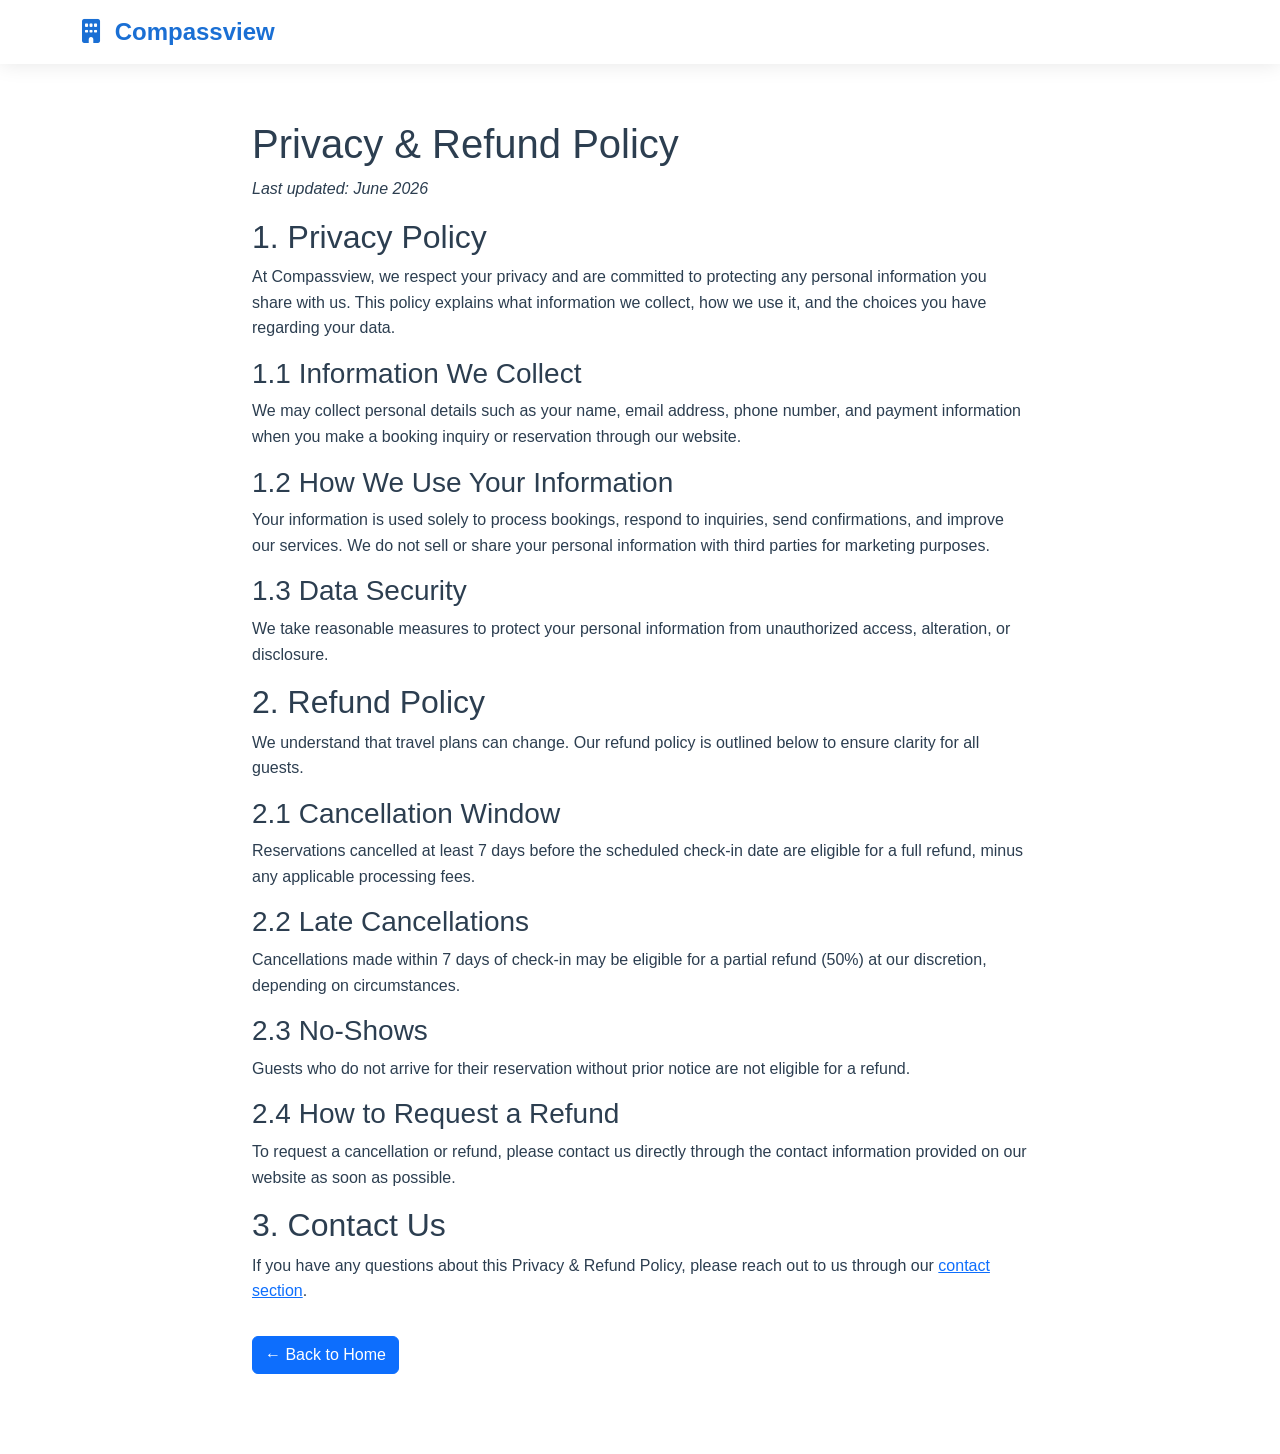
<file: Privacy Policy.html>
<!DOCTYPE html>
<html lang="en">
<head>
    <meta charset="UTF-8">
    <meta name="viewport" content="width=device-width, initial-scale=1.0">
    <title>Privacy & Refund Policy - Compassview</title>

    <!-- Bootstrap CSS -->
    <link href="https://cdn.jsdelivr.net/npm/bootstrap@5.3.2/dist/css/bootstrap.min.css" rel="stylesheet">

    <!-- Font Awesome -->
    <link rel="stylesheet" href="https://cdnjs.cloudflare.com/ajax/libs/font-awesome/6.4.0/css/all.min.css">

    <!-- Custom CSS -->
    <link rel="stylesheet" href="styles.css">
</head>
<body>

    <!-- Navigation -->
    <nav class="navbar navbar-expand-lg navbar-light fixed-top">
        <div class="container">
            <a class="navbar-brand" href="index.html">
                <i class="fas fa-building"></i>
                <span class="brand-text">Compassview</span>
            </a>
        </div>
    </nav>

    <!-- Policy Content -->
    <div class="container" style="margin-top: 120px; margin-bottom: 80px; max-width: 800px;">
        <h1>Privacy & Refund Policy</h1>
        <p><em>Last updated: June 2026</em></p>

        <h2>1. Privacy Policy</h2>
        <p>
            At Compassview, we respect your privacy and are committed to protecting any personal
            information you share with us. This policy explains what information we collect,
            how we use it, and the choices you have regarding your data.
        </p>

        <h3>1.1 Information We Collect</h3>
        <p>
            We may collect personal details such as your name, email address, phone number, and
            payment information when you make a booking inquiry or reservation through our website.
        </p>

        <h3>1.2 How We Use Your Information</h3>
        <p>
            Your information is used solely to process bookings, respond to inquiries, send
            confirmations, and improve our services. We do not sell or share your personal
            information with third parties for marketing purposes.
        </p>

        <h3>1.3 Data Security</h3>
        <p>
            We take reasonable measures to protect your personal information from unauthorized
            access, alteration, or disclosure.
        </p>

        <h2>2. Refund Policy</h2>
        <p>
            We understand that travel plans can change. Our refund policy is outlined below to
            ensure clarity for all guests.
        </p>

        <h3>2.1 Cancellation Window</h3>
        <p>
            Reservations cancelled at least 7 days before the scheduled check-in date are eligible
            for a full refund, minus any applicable processing fees.
        </p>

        <h3>2.2 Late Cancellations</h3>
        <p>
            Cancellations made within 7 days of check-in may be eligible for a partial refund (50%)
            at our discretion, depending on circumstances.
        </p>

        <h3>2.3 No-Shows</h3>
        <p>
            Guests who do not arrive for their reservation without prior notice are not eligible
            for a refund.
        </p>

        <h3>2.4 How to Request a Refund</h3>
        <p>
            To request a cancellation or refund, please contact us directly through the contact
            information provided on our website as soon as possible.
        </p>

        <h2>3. Contact Us</h2>
        <p>
            If you have any questions about this Privacy & Refund Policy, please reach out to us
            through our <a href="index.html#contact">contact section</a>.
        </p>

        <a href="index.html" class="btn btn-primary mt-3">&larr; Back to Home</a>
    </div>

    <!-- Bootstrap JS -->
    <script src="https://cdn.jsdelivr.net/npm/bootstrap@5.3.2/dist/js/bootstrap.bundle.min.js"></script>

</body>
</html>
</file>
<file: styles.css>
/* Custom CSS for YourHost BnB Website */

:root {
    --primary-color: #1a6fd4;
    --primary-dark: #0d4fa0;
    --secondary-color: #FFA07A;
    --accent-color: #FF6B6B;
    --dark-color: #2C3E50;
    --light-color: #ECF0F1;
    --white: #FFFFFF;
    --gray-light: #F8F9FA;
    --gray-medium: #6C757D;
    --shadow: 0 0 20px rgba(0,0,0,0.1);
    --shadow-hover: 0 10px 40px rgba(0,0,0,0.15);
}

* {
    margin: 0;
    padding: 0;
    box-sizing: border-box;
}

body {
    font-family: 'Inter', -apple-system, BlinkMacSystemFont, 'Segoe UI', Roboto, sans-serif;
    line-height: 1.6;
    color: var(--dark-color);
}

/* Navigation */
.navbar {
    background: rgba(255, 255, 255, 0.95);
    backdrop-filter: blur(10px);
    box-shadow: var(--shadow);
    transition: all 0.3s ease;
}

.navbar-brand {
    font-weight: 700;
    font-size: 1.5rem;
    color: var(--primary-color) !important;
    text-decoration: none;
}

.brand-text {
    margin-left: 0.5rem;
}

.nav-link {
    font-weight: 500;
    color: var(--dark-color) !important;
    margin: 0 0.5rem;
    transition: color 0.3s ease;
}

.nav-link:hover {
    color: var(--primary-color) !important;
}

.book-now-btn {
    background: var(--primary-color) !important;
    border: none !important;
    color: white !important;
    padding: 0.5rem 1.5rem !important;
    border-radius: 25px !important;
    margin-left: 1rem !important;
    transition: all 0.3s ease !important;
}

.book-now-btn:hover {
    background: var(--primary-dark) !important;
    transform: translateY(-2px);
}

/* Hero Section */
.hero-section {
    position: relative;
    min-height: 100vh;
    background: linear-gradient(135deg, #1a6fd4 0%, #0d4fa0 100%);
    display: flex;
    align-items: center;
    overflow: hidden;
}

.hero-section::before {
    content: '';
    position: absolute;
    top: 0;
    left: 0;
    right: 0;
    bottom: 0;
    background: url('https://pixabay.com/get/g87585e2e49898cf6af8e408e7112aa3f1f87d24aabbf47e55d1393de4d86160f0ed2f9db18ab9765b2d303aade9cad66c43b8160c817c7d2ee855ad7baec1b4c_1280.jpg') center/cover;
    opacity: 0.1;
    z-index: 0;
}

.hero-overlay {
    position: relative;
    z-index: 1;
    width: 100%;
}

.hero-title {
    font-size: 3.5rem;
    font-weight: 700;
    color: white;
    margin-bottom: 1.5rem;
    line-height: 1.2;
}

.hero-subtitle {
    font-size: 1.25rem;
    color: rgba(255, 255, 255, 0.9);
    margin-bottom: 2rem;
}

.booking-card {
    background: white;
    padding: 2.5rem;
    border-radius: 20px;
    box-shadow: var(--shadow-hover);
    backdrop-filter: blur(10px);
}

.booking-title {
    color: var(--dark-color);
    margin-bottom: 1.5rem;
    text-align: center;
}

.search-btn {
    background: var(--primary-color);
    border: none;
    padding: 0.75rem 2rem;
    font-weight: 600;
    border-radius: 10px;
    transition: all 0.3s ease;
}

.search-btn:hover {
    background: var(--primary-dark);
    transform: translateY(-2px);
}

/* Form Controls */
.form-control, .form-select {
    border: 2px solid #E9ECEF;
    border-radius: 10px;
    padding: 0.75rem 1rem;
    font-weight: 500;
    transition: all 0.3s ease;
}

.form-control:focus, .form-select:focus {
    border-color: var(--primary-color);
    box-shadow: 0 0 0 0.2rem rgba(78, 205, 196, 0.25);
}

.form-label {
    font-weight: 600;
    color: var(--dark-color);
    margin-bottom: 0.5rem;
}

/* Sections */
.section-title {
    font-size: 2.5rem;
    font-weight: 700;
    color: var(--dark-color);
    margin-bottom: 1rem;
    text-align: center;
}

.section-subtitle {
    font-size: 1.1rem;
    color: var(--gray-medium);
    text-align: center;
    max-width: 600px;
    margin: 0 auto;
}

/* About Section */
.about-section {
    padding: 5rem 0;
}

.feature-number {
    font-size: 2.5rem;
    font-weight: 700;
    color: var(--primary-color);
    margin-bottom: 0.5rem;
}

.feature-text {
    font-weight: 500;
    color: var(--gray-medium);
}

/* Services Section */
.services-section {
    background: var(--gray-light);
}

.service-card {
    background: white;
    padding: 2rem;
    border-radius: 15px;
    text-align: center;
    box-shadow: var(--shadow);
    transition: all 0.3s ease;
    height: 100%;
    border: none;
}

.service-card:hover {
    transform: translateY(-5px);
    box-shadow: var(--shadow-hover);
}

.service-icon {
    width: 80px;
    height: 80px;
    background: linear-gradient(135deg, var(--primary-color), var(--primary-dark));
    border-radius: 50%;
    display: flex;
    align-items: center;
    justify-content: center;
    margin: 0 auto 1.5rem;
}

.service-icon i {
    font-size: 2rem;
    color: white;
}

.service-card h4 {
    font-weight: 600;
    margin-bottom: 1rem;
    color: var(--dark-color);
}

/* Properties Section */
.properties-section {
    padding: 5rem 0;
}

.btn-group .btn {
    border-radius: 25px !important;
    margin: 0 0.25rem;
    font-weight: 500;
    transition: all 0.3s ease;
}

.btn-outline-primary {
    border-color: var(--primary-color);
    color: var(--primary-color);
}

.btn-outline-primary:hover,
.btn-outline-primary.active {
    background-color: var(--primary-color);
    border-color: var(--primary-color);
    color: white;
}

.property-card {
    border: none;
    border-radius: 20px;
    box-shadow: var(--shadow);
    transition: all 0.3s ease;
    overflow: hidden;
    height: 100%;
}

.property-card:hover {
    transform: translateY(-5px);
    box-shadow: var(--shadow-hover);
}

.property-image {
    position: relative;
    overflow: hidden;
}

.property-image img {
    width: 100%;
    height: 250px;
    object-fit: cover;
    transition: transform 0.3s ease;
}

.property-card:hover .property-image img {
    transform: scale(1.05);
}

.property-badge {
    position: absolute;
    top: 1rem;
    left: 1rem;
    background: var(--primary-color);
    color: white;
    padding: 0.25rem 0.75rem;
    border-radius: 15px;
    font-size: 0.875rem;
    font-weight: 600;
}

.property-location {
    color: var(--gray-medium);
    font-size: 0.9rem;
    margin-bottom: 0.75rem;
}

.property-features {
    display: flex;
    flex-wrap: wrap;
    gap: 0.5rem;
    margin: 1rem 0;
}

.feature {
    background: var(--gray-light);
    padding: 0.25rem 0.5rem;
    border-radius: 10px;
    font-size: 0.8rem;
    color: var(--gray-medium);
}

.property-price {
    display: flex;
    align-items: center;
    justify-content: space-between;
    margin-bottom: 1rem;
}

.price {
    font-size: 1.5rem;
    font-weight: 700;
    color: var(--primary-color);
}

.price-period {
    color: var(--gray-medium);
    font-size: 0.9rem;
}

.book-property-btn {
    background: var(--primary-color);
    border: none;
    border-radius: 10px;
    font-weight: 600;
    transition: all 0.3s ease;
}

.book-property-btn:hover {
    background: var(--primary-dark);
    transform: translateY(-2px);
}

/* Booking Section */
.booking-section {
    background: var(--gray-light);
    padding: 5rem 0;
}

.step-indicator {
    display: flex;
    justify-content: center;
    margin-bottom: 3rem;
}

.step {
    width: 50px;
    height: 50px;
    border-radius: 50%;
    background: #E9ECEF;
    display: flex;
    align-items: center;
    justify-content: center;
    font-weight: 700;
    margin: 0 1rem;
    position: relative;
    transition: all 0.3s ease;
}

.step.active {
    background: var(--primary-color);
    color: white;
}

.step:not(:last-child)::after {
    content: '';
    position: absolute;
    top: 50%;
    left: 100%;
    width: 2rem;
    height: 2px;
    background: #E9ECEF;
    transform: translateY(-50%);
}

.booking-step {
    display: none;
    background: white;
    padding: 2.5rem;
    border-radius: 20px;
    box-shadow: var(--shadow);
}

.booking-step.active {
    display: block;
}

.booking-summary {
    background: var(--gray-light);
    padding: 1.5rem;
    border-radius: 15px;
    margin-top: 1.5rem;
}

.summary-item {
    display: flex;
    justify-content: space-between;
    margin-bottom: 0.5rem;
    padding: 0.5rem 0;
}

.summary-item.total {
    border-top: 2px solid var(--primary-color);
    font-weight: 700;
    font-size: 1.1rem;
    color: var(--primary-color);
    margin-top: 1rem;
    padding-top: 1rem;
}

.next-step-btn {
    background: var(--primary-color);
    border: none;
    padding: 0.75rem 2rem;
    border-radius: 10px;
    font-weight: 600;
    transition: all 0.3s ease;
}

.next-step-btn:hover {
    background: var(--primary-dark);
    transform: translateY(-2px);
}

/* Payment Section */
.payment-summary {
    background: var(--gray-light);
    padding: 1.5rem;
    border-radius: 15px;
}

.payment-options {
    display: grid;
    grid-template-columns: repeat(auto-fit, minmax(200px, 1fr));
    gap: 1rem;
    margin-top: 1rem;
}

.payment-option {
    position: relative;
}

.payment-option input[type="radio"] {
    display: none;
}

.payment-option label {
    display: block;
    padding: 1rem;
    border: 2px solid #E9ECEF;
    border-radius: 10px;
    text-align: center;
    cursor: pointer;
    transition: all 0.3s ease;
    font-weight: 500;
}

.payment-option input[type="radio"]:checked + label {
    border-color: var(--primary-color);
    background: rgba(78, 205, 196, 0.1);
    color: var(--primary-color);
}

.payment-option label i {
    display: block;
    font-size: 1.5rem;
    margin-bottom: 0.5rem;
}

/* Contact Section */
.contact-section {
    padding: 5rem 0;
}

.contact-info-card {
    background: linear-gradient(135deg, #1a6fd4 0%, #0d4fa0 100%);
    border-radius: 20px;
    padding: 2.5rem 2rem;
    display: flex;
    flex-direction: column;
    gap: 1.8rem;
    height: 100%;
}

.contact-item {
    display: flex;
    align-items: flex-start;
    gap: 1rem;
}

.contact-icon {
    width: 42px;
    height: 42px;
    border-radius: 12px;
    background: rgba(255, 255, 255, 0.15);
    display: flex;
    align-items: center;
    justify-content: center;
    flex-shrink: 0;
}

.contact-icon i {
    color: white;
    font-size: 1rem;
}

.contact-label {
    display: block;
    font-size: 0.7rem;
    letter-spacing: 0.12em;
    text-transform: uppercase;
    color: rgba(255, 255, 255, 0.55);
    margin-bottom: 0.3rem;
    font-weight: 500;
}

.contact-item h5 {
    display: none;
}

.contact-item-text p {
    color: rgba(255, 255, 255, 0.9);
    font-size: 0.92rem;
    line-height: 1.6;
    margin: 0;
}

.whatsapp-link {
    color: #a8d8ff;
    text-decoration: none;
    font-weight: 500;
}

.whatsapp-link:hover {
    color: white;
    text-decoration: underline;
}

.contact-form {
    background: white;
    padding: 2rem;
    border-radius: 20px;
    box-shadow: var(--shadow);
}

/* Footer */
.footer {
    background: var(--dark-color) !important;
    color: white;
}

.footer h5, .footer h6 {
    color: var(--primary-color);
    margin-bottom: 1rem;
}

.social-links {
    margin-top: 1rem;
}

.social-link {
    display: inline-block;
    width: 40px;
    height: 40px;
    background: var(--primary-color);
    border-radius: 50%;
    text-align: center;
    line-height: 40px;
    color: white;
    text-decoration: none;
    margin-right: 0.5rem;
    transition: all 0.3s ease;
}

.social-link:hover {
    background: var(--primary-dark);
    color: white;
    transform: translateY(-2px);
}

.footer-links {
    list-style: none;
    padding: 0;
}

.footer-links li {
    margin-bottom: 0.5rem;
}

.footer-links a {
    color: rgba(255, 255, 255, 0.8);
    text-decoration: none;
    transition: color 0.3s ease;
}

.footer-links a:hover {
    color: var(--primary-color);
}

.footer-contact {
    list-style: none;
    padding: 0;
}

.footer-contact li {
    color: rgba(255, 255, 255, 0.8);
    margin-bottom: 0.5rem;
}

/* WhatsApp Float Button */
.whatsapp-float {
    position: fixed;
    bottom: 2rem;
    right: 2rem;
    width: 60px;
    height: 60px;
    background: #25D366;
    border-radius: 50%;
    display: flex;
    align-items: center;
    justify-content: center;
    color: white;
    font-size: 1.5rem;
    text-decoration: none;
    box-shadow: var(--shadow-hover);
    z-index: 1000;
    transition: all 0.3s ease;
}

.whatsapp-float:hover {
    background: #128C7E;
    transform: scale(1.1);
    color: white;
}

/* Responsive Design */
@media (max-width: 768px) {
    .hero-title {
        font-size: 2.5rem;
    }
    
    .hero-subtitle {
        font-size: 1.1rem;
    }
    
    .booking-card {
        padding: 1.5rem;
    }
    
    .section-title {
        font-size: 2rem;
    }
    
    .property-features {
        justify-content: center;
    }
    
    .payment-options {
        grid-template-columns: 1fr;
    }
    
    .whatsapp-float {
        bottom: 1rem;
        right: 1rem;
        width: 50px;
        height: 50px;
        font-size: 1.2rem;
    }
}

@media (max-width: 576px) {
    .hero-section {
        padding: 2rem 0;
    }
    
    .booking-card {
        padding: 1rem;
    }
    
    .step-indicator {
        margin-bottom: 2rem;
    }
    
    .step {
        width: 40px;
        height: 40px;
        margin: 0 0.5rem;
    }
    
    .booking-step {
        padding: 1.5rem;
    }
}

/* Animation Classes */
.fade-in {
    opacity: 0;
    transform: translateY(30px);
    transition: all 0.6s ease;
}

.fade-in.visible {
    opacity: 1;
    transform: translateY(0);
}

/* Loading States */
.loading {
    position: relative;
    pointer-events: none;
    opacity: 0.7;
}

.loading::after {
    content: '';
    position: absolute;
    top: 50%;
    left: 50%;
    width: 20px;
    height: 20px;
    border: 2px solid var(--primary-color);
    border-top: 2px solid transparent;
    border-radius: 50%;
    animation: spin 1s linear infinite;
    transform: translate(-50%, -50%);
}

@keyframes spin {
    0% { transform: translate(-50%, -50%) rotate(0deg); }
    100% { transform: translate(-50%, -50%) rotate(360deg); }
}

/* Custom Scrollbar */
::-webkit-scrollbar {
    width: 8px;
}

::-webkit-scrollbar-track {
    background: var(--gray-light);
}

::-webkit-scrollbar-thumb {
    background: var(--primary-color);
    border-radius: 4px;
}

::-webkit-scrollbar-thumb:hover {
    background: var(--primary-dark);
}
</file>
